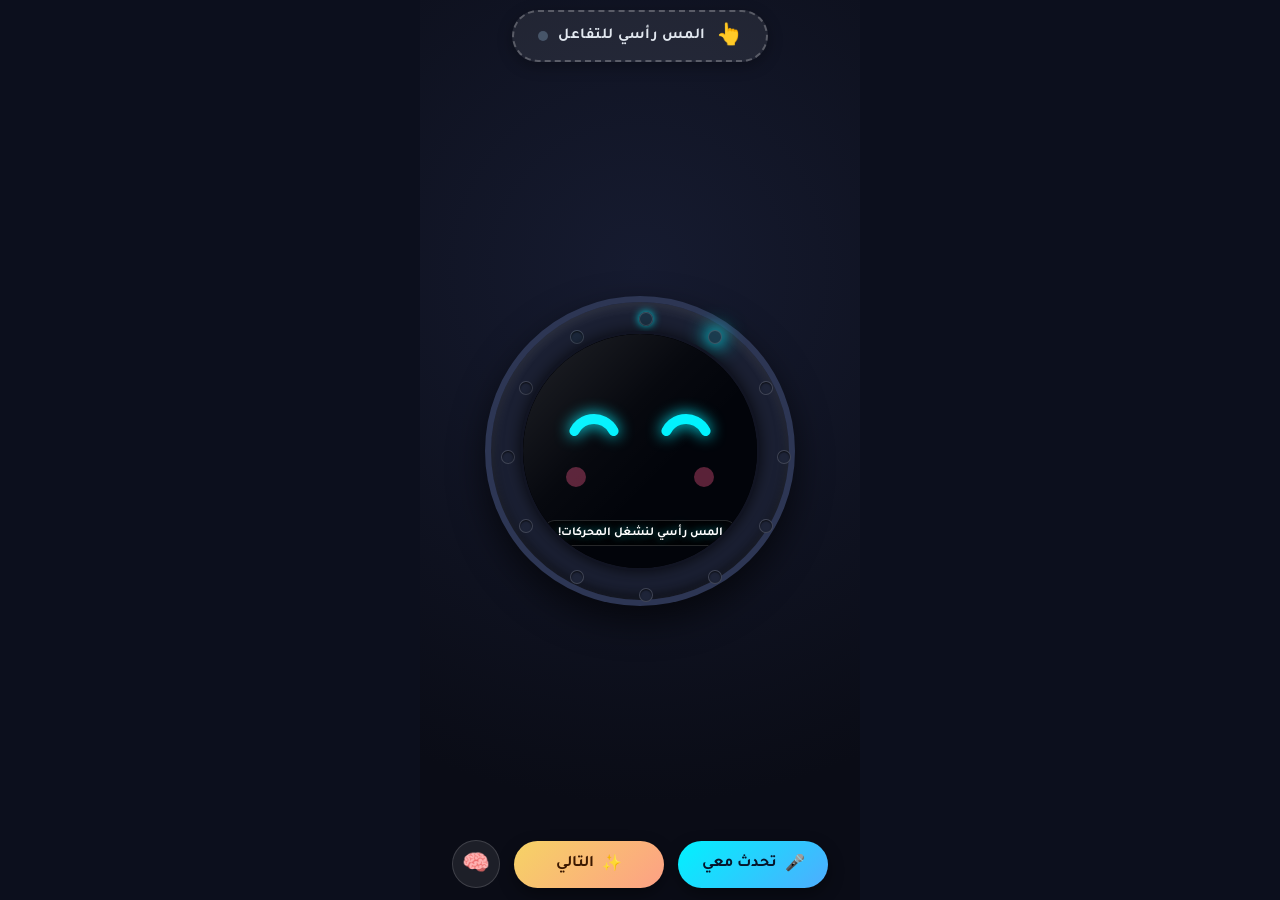
<file: index.html>
<!DOCTYPE html>
<html lang="ar">
<head>
    <meta charset="UTF-8">
    <meta http-equiv="refresh" content="0; url=simulator/index.html">
    <title>جاري تحويلك إلى روبوت الأطفال...</title>
</head>
<body style="background:#0a0c16;color:#00f2fe;font-family:sans-serif;text-align:center;padding-top:20vh;">
    <h2>🤖 جاري تشغيل روبوت الأطفال الذكي...</h2>
    <p><a href="simulator/index.html" style="color:#ffffff;">انقر هنا إذا لم يتم التحويل تلقائياً</a></p>
</body>
</html>
</file>
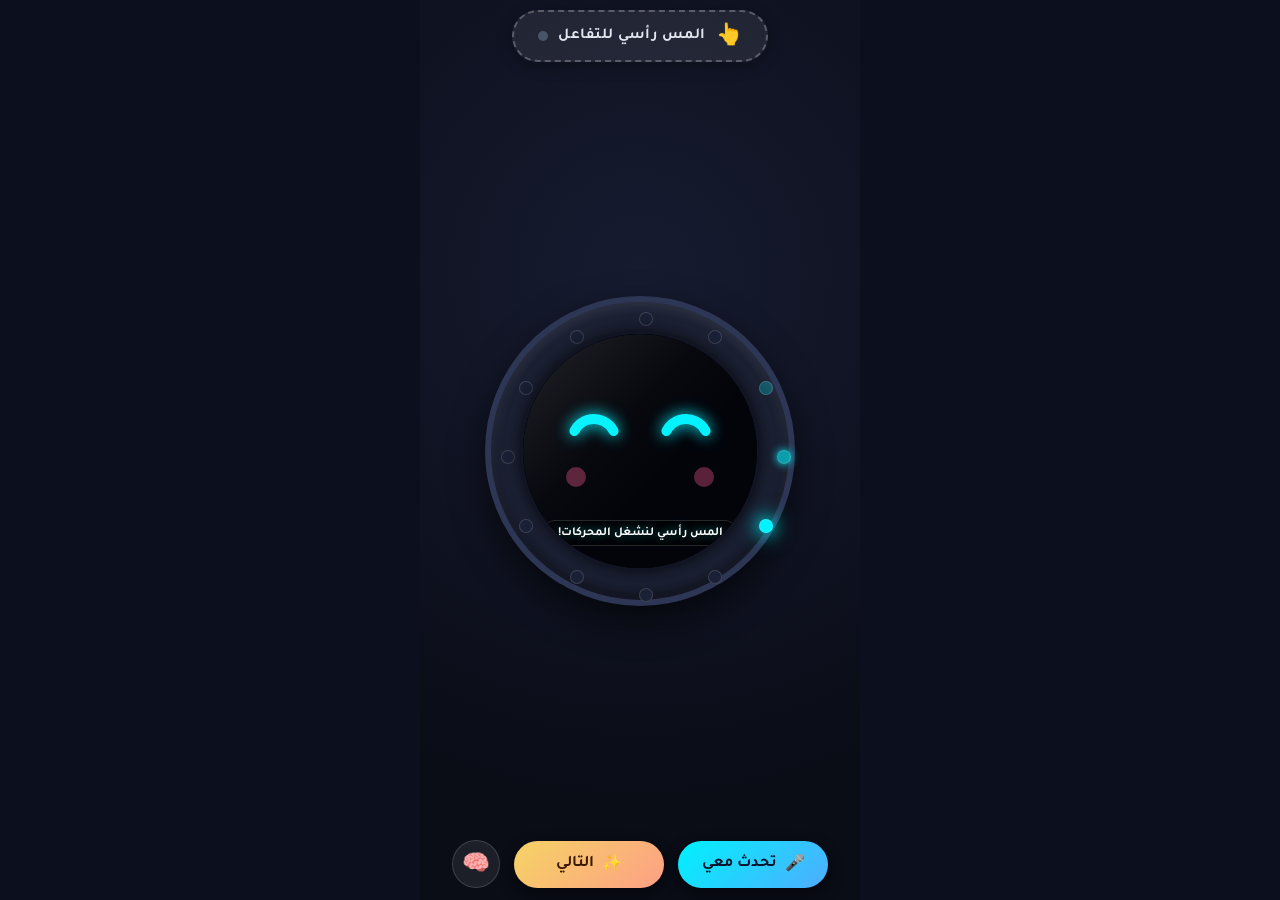
<file: simulator/index.html>
<!DOCTYPE html>
<html lang="ar" dir="rtl">
<head>
    <meta charset="UTF-8">
    <meta name="viewport" content="width=device-width, initial-scale=1.0, maximum-scale=1.0, user-scalable=no, viewport-fit=cover">
    <meta name="apple-mobile-web-app-capable" content="yes">
    <meta name="apple-mobile-web-app-status-bar-style" content="black-translucent">
    <meta name="apple-mobile-web-app-title" content="وجه الروبوت">
    <meta name="theme-color" content="#0a0c16">
    <title>وجه الروبوت الذكي - شاشة الطفل</title>
    <link rel="manifest" href="manifest.json">
    <link rel="stylesheet" href="robot.css">
    <link rel="preconnect" href="https://fonts.googleapis.com">
    <link rel="preconnect" href="https://fonts.gstatic.com" crossorigin>
    <link href="https://fonts.googleapis.com/css2?family=Tajawal:wght@400;700;900&display=swap" rel="stylesheet">
</head>
<body class="face-only-mode">
    <div class="mobile-container face-app">
        
        <!-- Head Touch Sensor (TTP223 Emulation) -->
        <header class="head-touch-zone" id="headTouchZone">
            <div class="touch-pill">
                <span class="touch-icon">👆</span>
                <span class="touch-label">المس رأسي للتفاعل</span>
                <span class="touch-sensor-indicator" id="touchSensorLed"></span>
            </div>
        </header>

        <!-- Robot Core Display Unit (Mirrors GC9A01 & 12 WS2812 LEDs) -->
        <main class="robot-body">
            <div class="led-ring-container" id="ledRingContainer">
                <!-- 12 WS2812 Neopixel LEDs -->
                <div class="neopixel-led" data-index="0"></div>
                <div class="neopixel-led" data-index="1"></div>
                <div class="neopixel-led" data-index="2"></div>
                <div class="neopixel-led" data-index="3"></div>
                <div class="neopixel-led" data-index="4"></div>
                <div class="neopixel-led" data-index="5"></div>
                <div class="neopixel-led" data-index="6"></div>
                <div class="neopixel-led" data-index="7"></div>
                <div class="neopixel-led" data-index="8"></div>
                <div class="neopixel-led" data-index="9"></div>
                <div class="neopixel-led" data-index="10"></div>
                <div class="neopixel-led" data-index="11"></div>

                <!-- Circular Display (GC9A01 240x240) -->
                <div class="screen-gc9a01" id="screenDisplay">
                    <canvas id="faceCanvas" width="240" height="240"></canvas>
                    
                    <!-- Subtitle / Speech Bubble -->
                    <div class="story-overlay" id="storyOverlay">
                        <p id="storyText">مرحباً يا بطل! أنا روبوتك الذكي، المس رأسي لنلعب معاً... 🌟</p>
                    </div>

                    <!-- Listening Voice Waves -->
                    <div class="voice-wave-container" id="voiceWaveContainer">
                        <span class="wave-bar"></span>
                        <span class="wave-bar"></span>
                        <span class="wave-bar"></span>
                        <span class="wave-bar"></span>
                        <span class="wave-bar"></span>
                    </div>
                </div>
            </div>
        </main>

        <!-- Pure Child Action Controls: Big, Simple, Intuitive -->
        <footer class="interaction-bar child-bar">
            <button class="action-btn mic-btn" id="micBtn" title="تحدث مع الروبوت">
                <span class="btn-icon">🎤</span>
                <span class="btn-text">تحدث معي</span>
            </button>

            <button class="action-btn next-btn" id="nextStoryBtn" title="متابعة">
                <span class="btn-icon">✨</span>
                <span class="btn-text">التالي</span>
            </button>

            <!-- Small discrete connection indicator to the Brain -->
            <a href="brain.html" target="_blank" class="brain-link-btn" title="فتح عقل الروبوت">
                🧠
            </a>
        </footer>

    </div>

    <!-- Cache Buster to ensure browser loads latest code immediately -->
    <script src="qa_engine.js?v=4.4.0"></script>
    <script src="robot.js?v=4.4.0"></script>
</body>
</html>
</file>
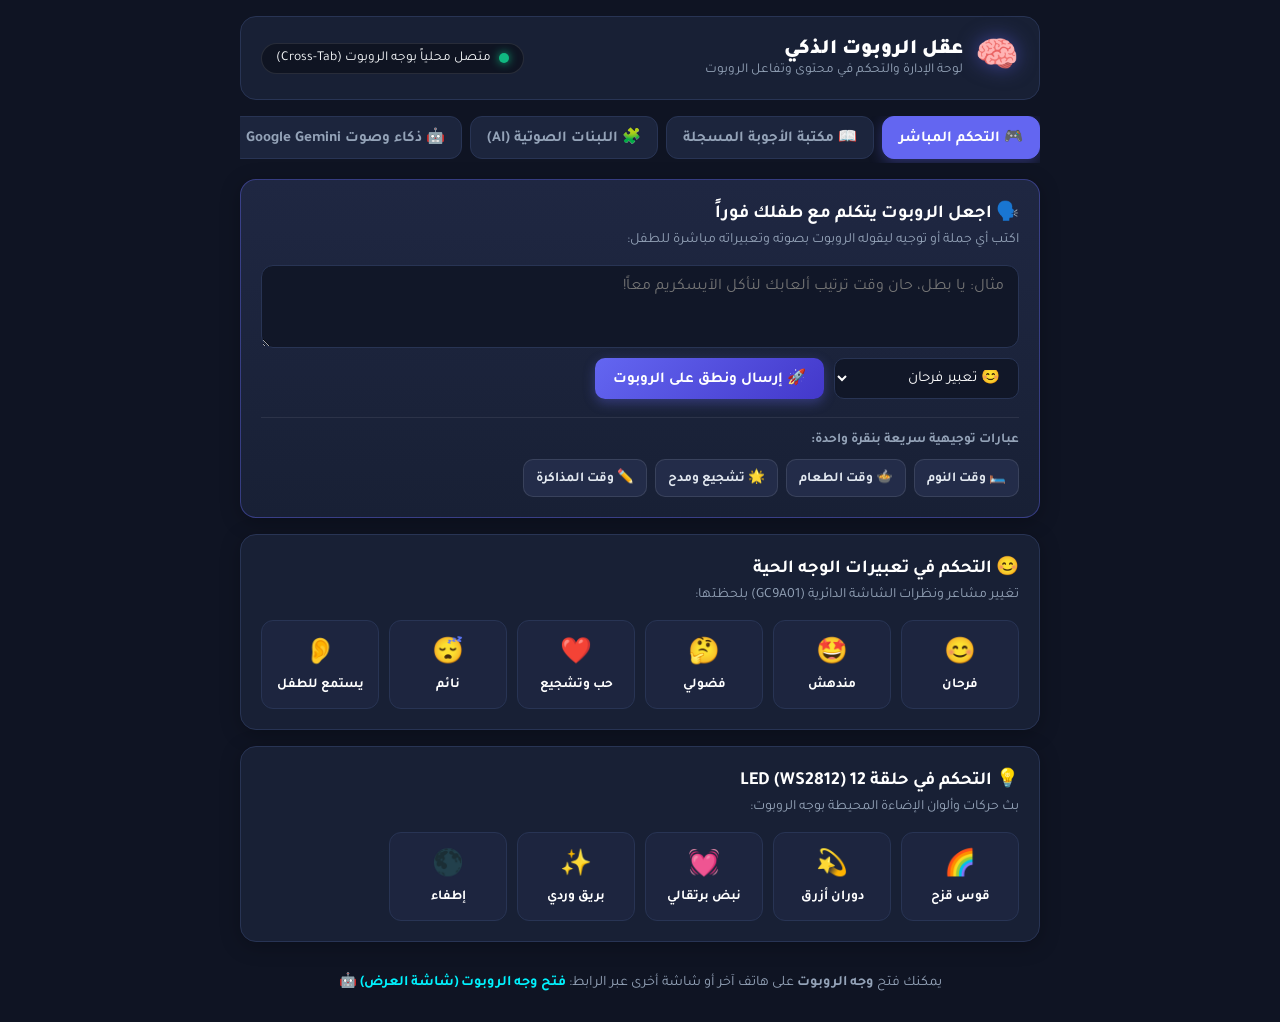
<file: simulator/brain.html>
<!DOCTYPE html>
<html lang="ar" dir="rtl">
<head>
    <meta charset="UTF-8">
    <meta name="viewport" content="width=device-width, initial-scale=1.0, maximum-scale=1.0, user-scalable=no">
    <title>عقل الروبوت - لوحة التحكم والمحتوى للأهل</title>
    <link rel="stylesheet" href="brain.css">
    <link rel="preconnect" href="https://fonts.googleapis.com">
    <link rel="preconnect" href="https://fonts.gstatic.com" crossorigin>
    <link href="https://fonts.googleapis.com/css2?family=Tajawal:wght@400;500;700;900&display=swap" rel="stylesheet">
</head>
<body>
    <div class="brain-app-container">
        
        <!-- Header -->
        <header class="brain-header">
            <div class="logo-area">
                <span class="brain-icon">🧠</span>
                <div>
                    <h1>عقل الروبوت الذكي</h1>
                    <p class="subtitle">لوحة الإدارة والتحكم في محتوى وتفاعل الروبوت</p>
                </div>
            </div>
            
            <div class="connection-status-pill">
                <span class="status-indicator-dot" id="brainStatusDot"></span>
                <span id="brainStatusText">متصل بالروبوت</span>
            </div>
        </header>

        <!-- Navigation Tabs -->
        <nav class="brain-tabs">
            <button class="tab-btn active" data-tab="live-control">🎮 التحكم المباشر</button>
            <button class="tab-btn" data-tab="qa-library">📖 مكتبة الأجوبة المسجلة</button>
            <button class="tab-btn" data-tab="voice-blocks">🧩 اللبنات الصوتية (AI)</button>
            <button class="tab-btn" data-tab="gemini-ai">🤖 ذكاء وصوت Google Gemini</button>
            <button class="tab-btn" data-tab="stories">📚 القصص والمغامرات</button>
            <button class="tab-btn" data-tab="child-profile">👶 بيانات واهتمامات الطفل</button>
            <button class="tab-btn" data-tab="logs">📊 سجل تفاعل الطفل</button>
        </nav>

        <main class="brain-content">
            
            <!-- TAB 1: LIVE REMOTE CONTROL -->
            <section class="tab-pane active" id="tab-live-control">
                
                <!-- Instant Speech Transmission -->
                <div class="card highlight-card">
                    <h2>🗣️ اجعل الروبوت يتكلم مع طفلك فوراً</h2>
                    <p class="card-desc">اكتب أي جملة أو توجيه ليقوله الروبوت بصوته وتعبيراته مباشرة للطفل:</p>
                    
                    <div class="speech-input-box">
                        <textarea id="customSpeechText" rows="3" placeholder="مثال: يا بطل، حان وقت ترتيب ألعابك لنأكل الآيسكريم معاً!"></textarea>
                        <div class="speech-actions">
                            <select id="speechEmotionSelect">
                                <option value="happy">😊 تعبير فرحان</option>
                                <option value="wonder">🤩 تعبير مندهش</option>
                                <option value="love">❤️ تعبير حب وتشجيع</option>
                                <option value="curious">🤔 تعبير فضولي</option>
                                <option value="sleepy">😴 تعبير نعسان</option>
                            </select>
                            <button class="btn-primary" id="sendSpeechBtn">🚀 إرسال ونطق على الروبوت</button>
                        </div>
                    </div>

                    <!-- Quick Parenting Presets -->
                    <div class="quick-phrases-area">
                        <label>عبارات توجيهية سريعة بنقرة واحدة:</label>
                        <div class="quick-tags">
                            <button class="quick-phrase-btn" data-text="حان وقت النوم يا بطل! لنذهب لغرفتنا ونستعد للأحلام السعيدة 😴" data-emotion="sleepy">🛏️ وقت النوم</button>
                            <button class="quick-phrase-btn" data-text="تناول طعامك اللذيذ يا صديقي لتصبح قوياً وبطلاً خارقاً! 🥦" data-emotion="happy">🍲 وقت الطعام</button>
                            <button class="quick-phrase-btn" data-text="لقد رتبت غرفتك بامتياز! أنا فخور بك جداً وأحبك ❤️" data-emotion="love">🌟 تشجيع ومدح</button>
                            <button class="quick-phrase-btn" data-text="ما رأيك أن نراجع دروسنا وواجباتنا الآن لنصبح أذكياء جداً؟ 📚" data-emotion="curious">✏️ وقت المذاكرة</button>
                        </div>
                    </div>
                </div>

                <!-- Remote Face Emotions Grid -->
                <div class="card">
                    <h2>😊 التحكم في تعبيرات الوجه الحية</h2>
                    <p class="card-desc">تغيير مشاعر ونظرات الشاشة الدائرية (GC9A01) بلحظتها:</p>
                    <div class="remote-grid">
                        <button class="remote-btn" data-action="face" data-val="happy">
                            <span class="icon">😊</span>
                            <span class="label">فرحان</span>
                        </button>
                        <button class="remote-btn" data-action="face" data-val="wonder">
                            <span class="icon">🤩</span>
                            <span class="label">مندهش</span>
                        </button>
                        <button class="remote-btn" data-action="face" data-val="curious">
                            <span class="icon">🤔</span>
                            <span class="label">فضولي</span>
                        </button>
                        <button class="remote-btn" data-action="face" data-val="love">
                            <span class="icon">❤️</span>
                            <span class="label">حب وتشجيع</span>
                        </button>
                        <button class="remote-btn" data-action="face" data-val="sleepy">
                            <span class="icon">😴</span>
                            <span class="label">نائم</span>
                        </button>
                        <button class="remote-btn" data-action="face" data-val="listening">
                            <span class="icon">👂</span>
                            <span class="label">يستمع للطفل</span>
                        </button>
                    </div>
                </div>

                <!-- Remote 12 WS2812 LED Ring Controls -->
                <div class="card">
                    <h2>💡 التحكم في حلقة 12 LED (WS2812)</h2>
                    <p class="card-desc">بث حركات وألوان الإضاءة المحيطة بوجه الروبوت:</p>
                    <div class="remote-grid">
                        <button class="remote-btn" data-action="led" data-val="rainbow">
                            <span class="icon">🌈</span>
                            <span class="label">قوس قزح</span>
                        </button>
                        <button class="remote-btn" data-action="led" data-val="spin" data-color="#00f2fe">
                            <span class="icon">💫</span>
                            <span class="label">دوران أزرق</span>
                        </button>
                        <button class="remote-btn" data-action="led" data-val="pulse" data-color="#ff9800">
                            <span class="icon">💓</span>
                            <span class="label">نبض برتقالي</span>
                        </button>
                        <button class="remote-btn" data-action="led" data-val="sparkle" data-color="#ec4899">
                            <span class="icon">✨</span>
                            <span class="label">بريق وردي</span>
                        </button>
                        <button class="remote-btn" data-action="led" data-val="off">
                            <span class="icon">🌑</span>
                            <span class="label">إطفاء</span>
                        </button>
                    </div>
                </div>

            </section>

            <!-- TAB: CUSTOM QA LIBRARY -->
            <section class="tab-pane" id="tab-qa-library">
                <div class="card">
                    <div style="display:flex; justify-content:space-between; align-items:center; flex-wrap:wrap; gap:12px; margin-bottom:12px;">
                        <div>
                            <h2>📖 مكتبة الردود والأجوبة المعتمدة (أصوات حقيقية مسجلة 🎙️)</h2>
                            <p class="card-desc">ردود جاهزة مسجلة بصوت كرتوني ممتع تجيب على الطفل في أجزاء من الثانية (0 ثانية تأخير) مع تحريك تعبيرات العيون وتناسق ألوان الإضاءة.</p>
                        </div>
                        <button class="btn-primary" id="refreshQABtn" style="font-size:0.85rem; padding:8px 16px;">🔄 تحديث المكتبة</button>
                    </div>

                    <!-- Entries Grid Container -->
                    <div id="qaCardsContainer" class="qa-grid" style="display:flex; flex-direction:column; gap:14px; margin-top:16px;">
                        <!-- Injected via JavaScript from qa_library.json -->
                    </div>

                    <!-- Live Intent/Trigger Tester -->
                    <div style="margin-top:24px; padding:18px; background:rgba(0,0,0,0.3); border-radius:12px; border:1px dashed rgba(255,255,255,0.18);">
                        <h3 style="font-size:1.05rem; color:#38bdf8; margin-bottom:6px;">🧪 تجربة واختبار فهم الروبوت لكلام الطفل:</h3>
                        <p style="font-size:0.85rem; color:#94a3b8; margin-bottom:12px;">اكتب عبارة قد يقولها الطفل بصوته، وشاهد كيف يختار الروبوت الرد المسجل فوراً وينطقه مباشرة:</p>
                        <div style="display:flex; gap:8px;">
                            <input type="text" id="testQATriggerInput" placeholder="مثال: صباح الخير يا روبي أو أحبك كثيراً" style="flex:1;">
                            <button class="btn-primary" id="testQAMatchBtn">🔍 فحص وتشغيل الرد فوراً</button>
                        </div>
                        <div id="testQAResult" style="margin-top:12px; font-size:0.9rem; min-height:24px;"></div>
                    </div>
                </div>
            </section>

            <!-- TAB: MODULAR VOICE BLOCKS & AI COMPOSER -->
            <section class="tab-pane" id="tab-voice-blocks">
                <div class="card highlight-card">
                    <div style="display:flex; justify-content:space-between; align-items:center; flex-wrap:wrap; gap:10px; margin-bottom:10px;">
                        <div>
                            <h2>🧩 اللبنات الصوتية التركيبية (AI Speech Composer)</h2>
                            <p class="card-desc">40 عبارة قصيرة بأحاسيس مختلفة يربطها Gemini ذكياً بالدارجة التونسية لتكوين آلاف الردود دون تراكم الملفات.</p>
                        </div>
                        <span id="blocksProgressBadge" class="qa-badge qa-badge-voice">جاري التحميل...</span>
                    </div>

                    <!-- Live AI Composer Tester -->
                    <div style="padding:16px; background:rgba(0,0,0,0.32); border-radius:12px; border:1px dashed rgba(0,242,254,0.3); margin-bottom:18px;">
                        <h3 style="font-size:1rem; color:#00f2fe; margin-bottom:6px;">🧠 اختبر تركيب الذكاء الاصطناعي لكلام الطفل (بالتونسي أو الفصحى):</h3>
                        <p style="font-size:0.82rem; color:#94a3b8; margin-bottom:10px;">اكتب جملة عفوية يقولها الطفل (مثلاً: "روبي اليوم رسمت طيارة كبيرة" أو "أنا خايف نرقد وحدي") وشاهد كيف يركبها Gemini من اللبنات ويشغلها على الروبوت:</p>
                        <div style="display:flex; gap:8px; flex-wrap:wrap;">
                            <input type="text" id="composerTestInput" placeholder="مثال: روبي اليوم مشيت للروضة ورسمت صاروخ أحمر!" style="flex:1; min-width:220px;">
                            <button class="btn-primary" id="composerTestBtn">✨ ركّب وشغّل الرد بالذكاء الاصطناعي</button>
                        </div>
                        <div id="composerTestResult" style="margin-top:12px; font-size:0.88rem;"></div>
                    </div>

                    <!-- Category Filters -->
                    <div id="blockFilterBar" class="quick-tags" style="margin-bottom:14px;">
                        <button class="quick-phrase-btn active-filter" data-role="all">الكل (40)</button>
                        <button class="quick-phrase-btn" data-role="opener">✨ افتتاحيات (8)</button>
                        <button class="quick-phrase-btn" data-role="praise">🏆 مدح وتشجيع (7)</button>
                        <button class="quick-phrase-btn" data-role="feelings">❤️ مشاعر ومواساة (6)</button>
                        <button class="quick-phrase-btn" data-role="routine">🍎 روتين يومي (7)</button>
                        <button class="quick-phrase-btn" data-role="play">🚀 لعب وخيال (6)</button>
                        <button class="quick-phrase-btn" data-role="closer">❓ خواتيم وجسور (6)</button>
                    </div>

                    <!-- Blocks Grid -->
                    <div id="voiceBlocksContainer" class="blocks-grid">
                        <!-- Dynamically populated from voice_blocks.json -->
                    </div>
                </div>
            </section>

            <!-- TAB 2: GOOGLE GEMINI AI SETTINGS & VOICE -->
            <section class="tab-pane" id="tab-gemini-ai">
                <div class="card highlight-card">
                    <h2>🤖 إعدادات ذكاء وصوت Google Gemini (مجاني تماماً)</h2>
                    <p class="card-desc">اربط روبوتك بأحدث محرك ذكاء اصطناعي صوتي من Google ليتحدث بنفس صوت وأسلوب Gemini Live البشري والممتع:</p>

                    <!-- API Key Box -->
                    <div class="api-key-box" style="display:flex; flex-direction:column; gap:10px; margin-bottom:18px;">
                        <label for="geminiApiKeyInput" style="font-weight:700; color:#cbd5e1;">مفتاح Gemini API Key:</label>
                        <div style="display:flex; gap:10px; flex-wrap:wrap;">
                            <input type="password" id="geminiApiKeyInput" placeholder="الصق المفتاح هنا (يبدأ بـ AIzaSy...)" style="flex:1; min-width:240px;">
                            <button class="btn-primary" id="saveGeminiKeyBtn">💾 حفظ المفتاح</button>
                            <button class="btn-secondary" id="testGeminiVoiceBtn">🔊 اختبار الصوت</button>
                        </div>
                        <div style="display:flex; justify-content:space-between; align-items:center; flex-wrap:wrap; gap:8px;">
                            <span id="geminiStatusBadge" style="font-size:0.85rem; color:#94a3b8;">المحرك النشط: Google Gemini 3.8 Flash ⚡</span>
                            <a href="https://aistudio.google.com/app/apikey" target="_blank" style="color:#00f2fe; font-size:0.85rem; font-weight:700; text-decoration:none;">
                                🔑 انقر هنا للحصول على مفتاح مجاني من Google AI Studio في ثوانٍ
                            </a>
                        </div>
                    </div>

                    <!-- Speech Recognition Dialect Selector -->
                    <div class="control-group" style="margin-bottom:16px;">
                        <label for="speechLangSelect" style="font-weight:700; color:#cbd5e1;">لهجة الاستماع وفهم صوت الطفل (الميكروفون):</label>
                        <select id="speechLangSelect" style="width:100%;">
                            <option value="ar-TN">🇹🇳 اللهجة التونسية (ar-TN) - الافتراضي</option>
                            <option value="ar-SA">🇸🇦 العربية الفصحى / السعودية (ar-SA)</option>
                            <option value="ar-DZ">🇩🇿 اللهجة الجزائرية (ar-DZ)</option>
                            <option value="ar-EG">🇪🇬 اللهجة المصرية (ar-EG)</option>
                        </select>
                    </div>

                    <!-- Voice Persona Selector -->
                    <div class="control-group" style="margin-bottom:16px;">
                        <label for="geminiVoiceSelect" style="font-weight:700; color:#cbd5e1;">اختر نبرة صوت Gemini المفضلة:</label>
                        <select id="geminiVoiceSelect" style="width:100%;">
                            <option value="Puck">🌟 Puck (صوت كرتوني مرح، حيوي، وودود جداً - الأفضل للأطفال)</option>
                            <option value="Aoede">🎵 Aoede (صوت نسائي دافئ، حنون، ونغمي مثل راوية القصص)</option>
                            <option value="Kore">🌸 Kore (صوت هادئ، لطيف ومريح)</option>
                            <option value="Fenrir">⚡ Fenrir (صوت شجاع ومتحمس للأبطال)</option>
                            <option value="Charon">🧙‍♂️ Charon (صوت حكيم وناضج)</option>
                        </select>
                    </div>

                    <!-- Live Gemini Chat Test -->
                    <div class="control-group" style="margin-bottom:16px;">
                        <label for="geminiPromptInput" style="font-weight:700; color:#cbd5e1;">اسأل Gemini وسيجيب الروبوت بصوته فوراً:</label>
                        <div style="display:flex; gap:8px;">
                            <input type="text" id="geminiPromptInput" placeholder="مثال: مرحباً روبي، كيف حالك اليوم وماذا سنلعب؟" style="flex:1;">
                            <button class="btn-primary" id="sendToGeminiBtn">🗣️ إرسال وسماع الرد</button>
                        </div>
                    </div>

                    <!-- Robot Personality Prompt -->
                    <div class="control-group">
                        <label for="geminiSystemPrompt" style="font-weight:700; color:#cbd5e1;">شخصية وتوجيهات الروبوت (System Instructions):</label>
                        <textarea id="geminiSystemPrompt" rows="3" style="width:100%; font-size:0.88rem;">أنت روبوت أطفال ذكي ومحبوب اسمك 'روبي'. تحدث باللغة العربية الفصحى السهلة والمرحة وبنبرة دافئة كأنك صديق طفولي. إجاباتك يجب أن تكون قصيرة ومشوقة (جملتان أو ثلاث كحد أقصى) ومناسبة لعمر الأطفال، مع لمسة كرتونية لطيفة وتشجيعية.</textarea>
                    </div>
                </div>
            </section>

            <!-- TAB 3: STORY & SCENARIOS -->
            <section class="tab-pane" id="tab-stories">
                <div class="card">
                    <h2>📚 تشغيل وإدارة القصص التفاعلية</h2>
                    <p class="card-desc">اختر القصة التي سيبدأ الروبوت بروايتها والتفاعل مع الطفل من خلالها:</p>

                    <div class="stories-list">
                        <div class="story-card active-story">
                            <div class="story-info">
                                <h3>🚀 رحلة رائد الفضاء الصغير</h3>
                                <p>مغامرة استكشاف كواكب وتلوينها بالتفاعل الصوتي واللمسي.</p>
                                <span class="badge">مناسبة للأعمار 4 - 9</span>
                            </div>
                            <button class="btn-primary" id="launchSpaceStory">تشغيل القصة على الروبوت ▶</button>
                        </div>

                        <div class="story-card">
                            <div class="story-info">
                                <h3>🦁 أصدقاء الغابة السحرية</h3>
                                <p>التعرف على حيوانات الغابة ومساعدة الأسد سيمبا باللمس والصوت.</p>
                                <span class="badge">مناسبة للأعمار 3 - 8</span>
                            </div>
                            <button class="btn-primary" id="launchAnimalsStory">تشغيل القصة على الروبوت ▶</button>
                        </div>
                    </div>
                </div>
            </section>

            <!-- TAB 4: CHILD PROFILE & PERSONALIZATION -->
            <section class="tab-pane" id="tab-child-profile">
                <div class="card">
                    <h2>👶 بيانات واهتمامات طفلك (تخصيص الذكاء الاصطناعي)</h2>
                    <p class="card-desc">هذه المعلومات تجعل الروبوت ينادي طفلك باسمه ويتحدث في المواضيع التي يحبها:</p>

                    <form id="childProfileForm" class="profile-form">
                        <div class="form-row">
                            <label for="childName">اسم الطفل:</label>
                            <input type="text" id="childName" placeholder="مثال: أحمد" value="بطلنا الصغير">
                        </div>

                        <div class="form-row">
                            <label for="childAge">عمر الطفل (سنوات):</label>
                            <input type="number" id="childAge" min="2" max="12" value="5">
                        </div>

                        <div class="form-row">
                            <label for="childInterests">الاهتمامات والهوايات المفضلة:</label>
                            <input type="text" id="childInterests" placeholder="مثال: الفضاء، الحيوانات، السيارات، الرسم" value="الفضاء والرسم">
                        </div>

                        <div class="form-row">
                            <label for="parentNotes">ملاحظات توجيهية خاصة للروبوت:</label>
                            <textarea id="parentNotes" rows="2" placeholder="مثال: شجعه دائماً على النوم مبكراً وشرب الماء"></textarea>
                        </div>

                        <button type="submit" class="btn-primary">💾 حفظ بيانات الطفل في عقل الروبوت</button>
                    </form>
                </div>
            </section>

            <!-- TAB 5: ACTIVITY LOGS & TELEMETRY -->
            <section class="tab-pane" id="tab-logs">
                <div class="card">
                    <div class="logs-header">
                        <h2>📊 سجل التفاعل المباشر للطفل مع الروبوت</h2>
                        <button class="btn-secondary" id="clearLogsBtn">مسح السجل</button>
                    </div>
                    <div class="log-stream" id="logStream">
                        <div class="log-item info">
                            <span class="log-time">الآن</span>
                            <span class="log-msg">عقل الروبوت جاهز وينتظر تفاعل الطفل...</span>
                        </div>
                    </div>
                </div>
            </section>

        </main>

        <!-- Footer / Link to Robot Face -->
        <footer class="brain-footer">
            <p>يمكنك فتح <strong>وجه الروبوت</strong> على هاتف آخر أو شاشة أخرى عبر الرابط: 
               <a href="index.html" target="_blank">فتح وجه الروبوت (شاشة العرض) 🤖</a>
            </p>
        </footer>

    </div>

    <!-- Cache Buster to ensure browser loads latest code immediately -->
    <script src="qa_engine.js?v=4.4.0"></script>
    <script src="brain.js?v=4.4.0"></script>
</body>
</html>
</file>
<file: simulator/robot.css>
:root {
    --bg-color: #0c0f1d;
    --robot-bezel: #1b2033;
    --robot-rim: #2d3654;
    --screen-bg: #000000;
    --cyan-glow: #00f2fe;
    --accent-orange: #ff9800;
    --touch-active: #00ff88;
    --text-color: #f0f4fc;
}

* {
    box-sizing: border-box;
    margin: 0;
    padding: 0;
    -webkit-tap-highlight-color: transparent;
    user-select: none;
}

body {
    background-color: var(--bg-color);
    color: var(--text-color);
    font-family: 'Tajawal', -apple-system, BlinkMacSystemFont, sans-serif;
    height: 100vh;
    height: 100dvh;
    width: 100vw;
    overflow: hidden;
    display: flex;
    justify-content: center;
    align-items: center;
    touch-action: manipulation;
}

.mobile-container {
    width: 100%;
    max-width: 440px;
    height: 100%;
    max-height: 920px;
    display: flex;
    flex-direction: column;
    justify-content: space-between;
    align-items: center;
    position: relative;
    padding: env(safe-area-inset-top, 16px) 16px env(safe-area-inset-bottom, 20px) 16px;
    background: radial-gradient(circle at 50% 30%, #161b30 0%, #0a0c16 80%);
}

/* --- 1. HEAD TOUCH SENSOR ZONE (TTP223) --- */
.head-touch-zone {
    width: 100%;
    display: flex;
    justify-content: center;
    padding-top: 10px;
    z-index: 10;
}

.touch-pill {
    background: rgba(255, 255, 255, 0.08);
    border: 2px dashed rgba(255, 255, 255, 0.25);
    border-radius: 30px;
    padding: 10px 24px;
    display: flex;
    align-items: center;
    gap: 10px;
    cursor: pointer;
    transition: all 0.2s cubic-bezier(0.175, 0.885, 0.32, 1.275);
    box-shadow: 0 4px 15px rgba(0, 0, 0, 0.3);
}

.touch-pill:active, .touch-pill.active {
    background: rgba(0, 255, 136, 0.25);
    border-color: var(--touch-active);
    transform: scale(0.96);
    box-shadow: 0 0 25px rgba(0, 255, 136, 0.5);
}

.touch-icon {
    font-size: 1.3rem;
    animation: gentle-bounce 2s infinite ease-in-out;
}

.touch-label {
    font-size: 0.95rem;
    font-weight: 700;
    letter-spacing: 0.5px;
    color: #e2e8f0;
}

.touch-sensor-indicator {
    width: 10px;
    height: 10px;
    border-radius: 50%;
    background: #475569;
    transition: background 0.2s, box-shadow 0.2s;
}

.touch-pill.active .touch-sensor-indicator {
    background: var(--touch-active);
    box-shadow: 0 0 10px var(--touch-active);
}

/* --- 2. ROBOT BODY & CIRCULAR GC9A01 DISPLAY --- */
.robot-body {
    flex: 1;
    display: flex;
    justify-content: center;
    align-items: center;
    width: 100%;
    position: relative;
}

.led-ring-container {
    width: 310px;
    height: 310px;
    border-radius: 50%;
    background: var(--robot-bezel);
    border: 6px solid var(--robot-rim);
    box-shadow: 
        0 15px 35px rgba(0, 0, 0, 0.6),
        inset 0 4px 12px rgba(255, 255, 255, 0.1),
        inset 0 -6px 12px rgba(0, 0, 0, 0.5);
    position: relative;
    display: flex;
    justify-content: center;
    align-items: center;
}

/* 12 WS2812 NeoPixel LEDs arranged in a circle */
.neopixel-led {
    position: absolute;
    width: 14px;
    height: 14px;
    border-radius: 50%;
    background: #1e2438;
    border: 1px solid rgba(255, 255, 255, 0.15);
    box-shadow: inset 0 1px 2px rgba(0, 0, 0, 0.8);
    transition: background 0.15s ease, box-shadow 0.15s ease;
    transform: translate(-50%, -50%);
    pointer-events: none;
}

/* Circular Screen (GC9A01 240x240 exact dimensions) */
.screen-gc9a01 {
    width: 240px;
    height: 240px;
    border-radius: 50%;
    background: var(--screen-bg);
    border: 3px solid #111422;
    overflow: hidden;
    position: relative;
    box-shadow: 
        inset 0 0 20px rgba(0, 0, 0, 0.95),
        0 0 15px rgba(0, 0, 0, 0.7);
    display: flex;
    justify-content: center;
    align-items: center;
}

/* Reflection / Gloss overlay */
.screen-gc9a01::after {
    content: '';
    position: absolute;
    top: 0;
    left: 0;
    right: 0;
    bottom: 0;
    border-radius: 50%;
    background: linear-gradient(135deg, rgba(255, 255, 255, 0.12) 0%, rgba(255, 255, 255, 0.02) 40%, transparent 60%);
    pointer-events: none;
}

#faceCanvas {
    width: 240px;
    height: 240px;
    display: block;
}

/* Subtitle & Story Overlay inside circular screen */
.story-overlay {
    position: absolute;
    bottom: 22px;
    left: 20px;
    right: 20px;
    text-align: center;
    pointer-events: none;
    z-index: 5;
}

.story-overlay p {
    font-size: 0.76rem;
    font-weight: 700;
    color: #ffffff;
    text-shadow: 0 2px 4px rgba(0,0,0,0.9), 0 0 8px rgba(0, 242, 254, 0.6);
    line-height: 1.35;
    background: rgba(0, 0, 0, 0.6);
    padding: 4px 8px;
    border-radius: 12px;
    border: 1px solid rgba(255, 255, 255, 0.15);
    backdrop-filter: blur(4px);
    transition: opacity 0.3s ease;
}

/* Listening Audio Wave inside Screen */
.voice-wave-container {
    position: absolute;
    top: 25px;
    display: flex;
    gap: 4px;
    align-items: center;
    opacity: 0;
    transition: opacity 0.3s;
    pointer-events: none;
}

.voice-wave-container.active {
    opacity: 1;
}

.wave-bar {
    width: 4px;
    height: 16px;
    background: var(--cyan-glow);
    border-radius: 4px;
    animation: wave-dance 1s infinite ease-in-out;
}

.wave-bar:nth-child(2) { animation-delay: 0.15s; }
.wave-bar:nth-child(3) { animation-delay: 0.3s; }
.wave-bar:nth-child(4) { animation-delay: 0.45s; }
.wave-bar:nth-child(5) { animation-delay: 0.6s; }

/* --- 3. CHILD INTERACTION ACTION BAR --- */
.interaction-bar {
    width: 100%;
    display: flex;
    justify-content: space-around;
    align-items: center;
    gap: 12px;
    padding-bottom: 8px;
    z-index: 10;
}

.action-btn {
    border: none;
    outline: none;
    border-radius: 24px;
    padding: 12px 20px;
    display: flex;
    align-items: center;
    justify-content: center;
    gap: 8px;
    font-family: inherit;
    font-size: 1rem;
    font-weight: 700;
    cursor: pointer;
    box-shadow: 0 6px 16px rgba(0, 0, 0, 0.4);
    transition: transform 0.15s, box-shadow 0.15s, filter 0.15s;
}

.action-btn:active {
    transform: scale(0.94);
}

.mic-btn {
    flex: 2;
    background: linear-gradient(135deg, #00f2fe 0%, #4facfe 100%);
    color: #06152b;
}

.mic-btn.listening {
    background: linear-gradient(135deg, #ff0844 0%, #ffb199 100%);
    color: #ffffff;
    animation: pulse-mic 1s infinite alternate;
}

.next-btn {
    flex: 2;
    background: linear-gradient(135deg, #f6d365 0%, #fda085 100%);
    color: #3b1800;
}

.settings-btn {
    flex: 0 0 50px;
    height: 50px;
    padding: 0;
    border-radius: 50%;
    background: rgba(255, 255, 255, 0.1);
    color: #ffffff;
    font-size: 1.2rem;
    border: 1px solid rgba(255, 255, 255, 0.2);
}

/* --- 4. PARENT & DEVELOPER DRAWER --- */
.control-drawer {
    position: absolute;
    bottom: 0;
    left: 0;
    right: 0;
    background: #131728;
    border-top: 3px solid var(--cyan-glow);
    border-radius: 24px 24px 0 0;
    box-shadow: 0 -10px 40px rgba(0, 0, 0, 0.8);
    transform: translateY(105%);
    transition: transform 0.35s cubic-bezier(0.165, 0.84, 0.44, 1);
    z-index: 100;
    max-height: 85vh;
    display: flex;
    flex-direction: column;
}

.control-drawer.open {
    transform: translateY(0);
}

.drawer-header {
    display: flex;
    justify-content: space-between;
    align-items: center;
    padding: 16px 20px;
    border-bottom: 1px solid rgba(255, 255, 255, 0.1);
}

.drawer-header h3 {
    font-size: 1.1rem;
    font-weight: 700;
    color: #00f2fe;
}

.close-drawer-btn {
    background: none;
    border: none;
    color: #94a3b8;
    font-size: 1.3rem;
    cursor: pointer;
}

.drawer-content {
    padding: 20px;
    overflow-y: auto;
    display: flex;
    flex-direction: column;
    gap: 18px;
}

.control-group {
    display: flex;
    flex-direction: column;
    gap: 8px;
}

.control-group label {
    font-size: 0.85rem;
    font-weight: 700;
    color: #94a3b8;
}

.status-indicator-badge {
    display: flex;
    align-items: center;
    gap: 10px;
    background: rgba(0, 0, 0, 0.3);
    padding: 8px 14px;
    border-radius: 8px;
    font-size: 0.85rem;
}

.status-dot {
    width: 10px;
    height: 10px;
    border-radius: 50%;
    background: #f59e0b; /* yellow pending */
}

.status-dot.connected {
    background: #10b981;
    box-shadow: 0 0 10px #10b981;
}

select, input[type="text"] {
    background: #1f2740;
    color: #fff;
    border: 1px solid rgba(255, 255, 255, 0.15);
    padding: 10px 14px;
    border-radius: 10px;
    font-family: inherit;
    font-size: 0.9rem;
    outline: none;
}

.btn-secondary {
    background: #2a3556;
    color: #fff;
    border: none;
    padding: 10px;
    border-radius: 10px;
    font-family: inherit;
    font-weight: 700;
    font-size: 0.9rem;
    cursor: pointer;
    transition: background 0.2s;
    margin-top: 4px;
}

.btn-secondary:active {
    background: #3b4b7a;
}

.emotion-grid, .led-grid {
    display: grid;
    grid-template-columns: repeat(auto-fill, minmax(90px, 1fr));
    gap: 8px;
}

.tag-btn {
    background: #1d233a;
    border: 1px solid rgba(255, 255, 255, 0.12);
    color: #cbd5e1;
    padding: 8px 6px;
    border-radius: 8px;
    font-family: inherit;
    font-size: 0.8rem;
    font-weight: 700;
    cursor: pointer;
    transition: all 0.15s;
}

.tag-btn:active, .tag-btn.active {
    background: var(--cyan-glow);
    color: #06152b;
    border-color: var(--cyan-glow);
}

.child-bar {
    padding: 0 16px 12px 16px;
    gap: 14px;
}

.brain-link-btn {
    text-decoration: none;
    font-size: 1.4rem;
    background: rgba(255, 255, 255, 0.08);
    border: 1px solid rgba(255, 255, 255, 0.15);
    border-radius: 50%;
    width: 48px;
    height: 48px;
    display: flex;
    align-items: center;
    justify-content: center;
    transition: all 0.2s;
}

.brain-link-btn:active {
    transform: scale(0.9);
    background: rgba(99, 102, 241, 0.3);
}

/* Animations */
@keyframes gentle-bounce {
    0%, 100% { transform: translateY(0); }
    50% { transform: translateY(-3px); }
}

@keyframes wave-dance {
    0%, 100% { height: 6px; }
    50% { height: 22px; }
}

@keyframes pulse-mic {
    0% { transform: scale(1); box-shadow: 0 0 10px rgba(255, 8, 68, 0.5); }
    100% { transform: scale(1.05); box-shadow: 0 0 25px rgba(255, 8, 68, 0.8); }
}
</file>
<file: simulator/brain.css>
:root {
    --bg-dark: #0f1423;
    --card-bg: #182035;
    --card-border: #283454;
    --primary-color: #6366f1;
    --primary-hover: #4f46e5;
    --accent-cyan: #00f2fe;
    --accent-pink: #ec4899;
    --accent-green: #10b981;
    --text-main: #f8fafc;
    --text-muted: #94a3b8;
}

* {
    box-sizing: border-box;
    margin: 0;
    padding: 0;
}

body {
    background-color: var(--bg-dark);
    color: var(--text-main);
    font-family: 'Tajawal', sans-serif;
    min-height: 100vh;
    padding: 16px;
    display: flex;
    justify-content: center;
}

.brain-app-container {
    width: 100%;
    max-width: 800px;
    display: flex;
    flex-direction: column;
    gap: 16px;
}

/* Header */
.brain-header {
    background: var(--card-bg);
    border: 1px solid var(--card-border);
    border-radius: 16px;
    padding: 16px 20px;
    display: flex;
    justify-content: space-between;
    align-items: center;
    flex-wrap: wrap;
    gap: 12px;
}

.logo-area {
    display: flex;
    align-items: center;
    gap: 12px;
}

.brain-icon {
    font-size: 2.2rem;
    filter: drop-shadow(0 0 10px rgba(99, 102, 241, 0.5));
}

.brain-header h1 {
    font-size: 1.3rem;
    font-weight: 900;
    color: #ffffff;
}

.subtitle {
    font-size: 0.85rem;
    color: var(--text-muted);
}

.connection-status-pill {
    display: flex;
    align-items: center;
    gap: 8px;
    background: rgba(0, 0, 0, 0.35);
    border: 1px solid rgba(255, 255, 255, 0.1);
    padding: 6px 14px;
    border-radius: 20px;
    font-size: 0.85rem;
}

.status-indicator-dot {
    width: 10px;
    height: 10px;
    border-radius: 50%;
    background: var(--accent-green);
    box-shadow: 0 0 10px var(--accent-green);
}

/* Tabs */
.brain-tabs {
    display: flex;
    gap: 8px;
    overflow-x: auto;
    padding-bottom: 4px;
}

.tab-btn {
    background: #1c253d;
    color: var(--text-muted);
    border: 1px solid var(--card-border);
    padding: 10px 16px;
    border-radius: 12px;
    font-family: inherit;
    font-size: 0.95rem;
    font-weight: 700;
    cursor: pointer;
    white-space: nowrap;
    transition: all 0.2s;
}

.tab-btn.active, .tab-btn:hover {
    background: var(--primary-color);
    color: #ffffff;
    border-color: var(--primary-color);
    box-shadow: 0 4px 14px rgba(99, 102, 241, 0.35);
}

/* Tab Content & Panes */
.tab-pane {
    display: none;
    flex-direction: column;
    gap: 16px;
}

.tab-pane.active {
    display: flex;
}

/* Cards */
.card {
    background: var(--card-bg);
    border: 1px solid var(--card-border);
    border-radius: 16px;
    padding: 20px;
    box-shadow: 0 4px 20px rgba(0, 0, 0, 0.25);
}

.highlight-card {
    border-color: rgba(99, 102, 241, 0.4);
    background: linear-gradient(180deg, #1f2742 0%, #182035 100%);
}

.card h2 {
    font-size: 1.15rem;
    color: #ffffff;
    margin-bottom: 6px;
}

.card-desc {
    font-size: 0.88rem;
    color: var(--text-muted);
    margin-bottom: 16px;
}

/* Speech Box */
.speech-input-box {
    display: flex;
    flex-direction: column;
    gap: 10px;
}

textarea {
    background: #111728;
    color: #ffffff;
    border: 1px solid var(--card-border);
    border-radius: 12px;
    padding: 12px 14px;
    font-family: inherit;
    font-size: 1rem;
    resize: vertical;
    outline: none;
}

textarea:focus {
    border-color: var(--accent-cyan);
    box-shadow: 0 0 10px rgba(0, 242, 254, 0.2);
}

.speech-actions {
    display: flex;
    gap: 10px;
    flex-wrap: wrap;
}

select {
    background: #111728;
    color: #ffffff;
    border: 1px solid var(--card-border);
    border-radius: 10px;
    padding: 10px 14px;
    font-family: inherit;
    font-size: 0.95rem;
    outline: none;
}

.btn-primary {
    background: linear-gradient(135deg, var(--primary-color) 0%, #4338ca 100%);
    color: #ffffff;
    border: none;
    border-radius: 10px;
    padding: 10px 18px;
    font-family: inherit;
    font-size: 0.95rem;
    font-weight: 700;
    cursor: pointer;
    box-shadow: 0 4px 12px rgba(99, 102, 241, 0.35);
    transition: transform 0.15s;
}

.btn-primary:active {
    transform: scale(0.97);
}

.quick-phrases-area {
    margin-top: 18px;
    border-top: 1px solid rgba(255, 255, 255, 0.08);
    padding-top: 14px;
}

.quick-phrases-area label {
    font-size: 0.85rem;
    color: var(--text-muted);
    font-weight: 700;
    display: block;
    margin-bottom: 10px;
}

.quick-tags {
    display: flex;
    gap: 8px;
    flex-wrap: wrap;
}

.quick-phrase-btn {
    background: #232c49;
    color: #e2e8f0;
    border: 1px solid rgba(255, 255, 255, 0.1);
    padding: 8px 12px;
    border-radius: 10px;
    font-family: inherit;
    font-size: 0.85rem;
    font-weight: 700;
    cursor: pointer;
    transition: all 0.15s;
}

.quick-phrase-btn:active, .quick-phrase-btn:hover {
    background: var(--accent-cyan);
    color: #06152b;
    border-color: var(--accent-cyan);
}

/* Grids */
.remote-grid {
    display: grid;
    grid-template-columns: repeat(auto-fill, minmax(110px, 1fr));
    gap: 10px;
}

.remote-btn {
    background: #1d253f;
    border: 1px solid var(--card-border);
    border-radius: 12px;
    padding: 14px 8px;
    display: flex;
    flex-direction: column;
    align-items: center;
    gap: 6px;
    cursor: pointer;
    color: #ffffff;
    font-family: inherit;
    transition: all 0.15s;
}

.remote-btn:active, .remote-btn.active {
    background: var(--primary-color);
    border-color: var(--primary-color);
    transform: scale(0.96);
}

.remote-btn .icon {
    font-size: 1.6rem;
}

.remote-btn .label {
    font-size: 0.85rem;
    font-weight: 700;
}

/* Stories List */
.stories-list {
    display: flex;
    flex-direction: column;
    gap: 12px;
}

.story-card {
    background: #141a2e;
    border: 1px solid var(--card-border);
    border-radius: 12px;
    padding: 16px;
    display: flex;
    justify-content: space-between;
    align-items: center;
    gap: 12px;
    flex-wrap: wrap;
}

.story-card.active-story {
    border-color: var(--accent-cyan);
}

.story-info h3 {
    font-size: 1.05rem;
    margin-bottom: 4px;
}

.story-info p {
    font-size: 0.85rem;
    color: var(--text-muted);
    margin-bottom: 8px;
}

.badge {
    background: rgba(0, 242, 254, 0.15);
    color: var(--accent-cyan);
    padding: 4px 10px;
    border-radius: 8px;
    font-size: 0.75rem;
    font-weight: 700;
}

/* Child Profile Form */
.profile-form {
    display: flex;
    flex-direction: column;
    gap: 14px;
}

.form-row {
    display: flex;
    flex-direction: column;
    gap: 6px;
}

.form-row label {
    font-size: 0.9rem;
    font-weight: 700;
    color: #cbd5e1;
}

input[type="text"], input[type="number"] {
    background: #111728;
    color: #ffffff;
    border: 1px solid var(--card-border);
    border-radius: 10px;
    padding: 10px 14px;
    font-family: inherit;
    font-size: 0.95rem;
    outline: none;
}

/* Log Stream */
.logs-header {
    display: flex;
    justify-content: space-between;
    align-items: center;
    margin-bottom: 12px;
}

.btn-secondary {
    background: #252e4a;
    color: #cbd5e1;
    border: 1px solid var(--card-border);
    padding: 6px 12px;
    border-radius: 8px;
    font-family: inherit;
    font-size: 0.8rem;
    cursor: pointer;
}

.log-stream {
    background: #0d1220;
    border: 1px solid var(--card-border);
    border-radius: 10px;
    padding: 12px;
    max-height: 250px;
    overflow-y: auto;
    display: flex;
    flex-direction: column;
    gap: 8px;
}

.log-item {
    font-size: 0.85rem;
    display: flex;
    gap: 10px;
    align-items: center;
    border-bottom: 1px solid rgba(255, 255, 255, 0.05);
    padding-bottom: 6px;
}

.log-time {
    color: var(--text-muted);
    font-size: 0.75rem;
    white-space: nowrap;
}

/* Footer */
.brain-footer {
    text-align: center;
    padding: 14px;
    font-size: 0.9rem;
    color: var(--text-muted);
}

.brain-footer a {
    color: var(--accent-cyan);
    font-weight: 700;
    text-decoration: none;
}

/* QA Library Cards */
.qa-card {
    background: #141a2e;
    border: 1px solid var(--card-border);
    border-radius: 14px;
    padding: 16px;
    display: flex;
    flex-direction: column;
    gap: 12px;
    transition: all 0.2s ease;
}

.qa-card:hover {
    border-color: rgba(99, 102, 241, 0.4);
    box-shadow: 0 4px 20px rgba(0, 0, 0, 0.25);
}

.qa-header {
    display: flex;
    justify-content: space-between;
    align-items: center;
    flex-wrap: wrap;
    gap: 8px;
}

.qa-title {
    font-size: 1.05rem;
    font-weight: 700;
    color: #ffffff;
    display: flex;
    align-items: center;
    gap: 8px;
}

.qa-badges {
    display: flex;
    gap: 6px;
    align-items: center;
}

.qa-badge {
    padding: 4px 8px;
    border-radius: 6px;
    font-size: 0.75rem;
    font-weight: 700;
}

.qa-badge-emotion {
    background: rgba(236, 72, 153, 0.15);
    color: #f472b6;
    border: 1px solid rgba(236, 72, 153, 0.3);
}

.qa-badge-voice {
    background: rgba(16, 185, 129, 0.15);
    color: #34d399;
    border: 1px solid rgba(16, 185, 129, 0.3);
}

.qa-text-bubble {
    background: rgba(0, 0, 0, 0.35);
    border-radius: 10px;
    padding: 12px 14px;
    border-right: 3px solid var(--accent-cyan);
    font-size: 0.95rem;
    line-height: 1.5;
    color: #e2e8f0;
}

.qa-triggers-label {
    font-size: 0.8rem;
    color: var(--text-muted);
    margin-bottom: 4px;
}

.qa-triggers-list {
    display: flex;
    flex-wrap: wrap;
    gap: 6px;
}

.qa-trigger-pill {
    background: rgba(255, 255, 255, 0.06);
    border: 1px solid rgba(255, 255, 255, 0.12);
    border-radius: 12px;
    padding: 2px 10px;
    font-size: 0.78rem;
    color: #cbd5e1;
}

.qa-actions {
    display: flex;
    justify-content: space-between;
    align-items: center;
    flex-wrap: wrap;
    gap: 10px;
    margin-top: 4px;
    padding-top: 10px;
    border-top: 1px solid rgba(255, 255, 255, 0.06);
}

.qa-audio-player {
    display: flex;
    align-items: center;
    gap: 8px;
}

.qa-audio-player audio {
    height: 32px;
    max-width: 220px;
}

/* Modular Voice Blocks UI */
.quick-phrase-btn.active-filter {
    background: var(--accent-cyan);
    color: #06152b;
    border-color: var(--accent-cyan);
}

.blocks-grid {
    display: grid;
    grid-template-columns: repeat(auto-fill, minmax(290px, 1fr));
    gap: 12px;
}

.block-card {
    background: #141a2e;
    border: 1px solid var(--card-border);
    border-radius: 12px;
    padding: 12px 14px;
    display: flex;
    flex-direction: column;
    gap: 8px;
    transition: border-color 0.2s;
}

.block-card:hover {
    border-color: rgba(0, 242, 254, 0.45);
}

.block-top {
    display: flex;
    justify-content: space-between;
    align-items: center;
    gap: 6px;
    flex-wrap: wrap;
}

.block-id {
    font-family: monospace;
    font-size: 0.75rem;
    color: var(--accent-cyan);
    background: rgba(0, 242, 254, 0.1);
    padding: 2px 7px;
    border-radius: 6px;
}

.block-template {
    font-size: 0.92rem;
    line-height: 1.5;
    color: #f1f5f9;
    background: rgba(0, 0, 0, 0.28);
    padding: 8px 10px;
    border-radius: 8px;
    border-right: 3px solid var(--primary-color);
}

.block-footer {
    display: flex;
    justify-content: space-between;
    align-items: center;
    gap: 8px;
    margin-top: 2px;
}

.composer-sequence-chips {
    display: flex;
    flex-wrap: wrap;
    gap: 6px;
    margin-top: 8px;
    align-items: center;
}

.composer-chip {
    background: rgba(99, 102, 241, 0.2);
    border: 1px solid rgba(99, 102, 241, 0.45);
    color: #e0e7ff;
    padding: 4px 10px;
    border-radius: 10px;
    font-size: 0.8rem;
    font-weight: 700;
}
</file>
